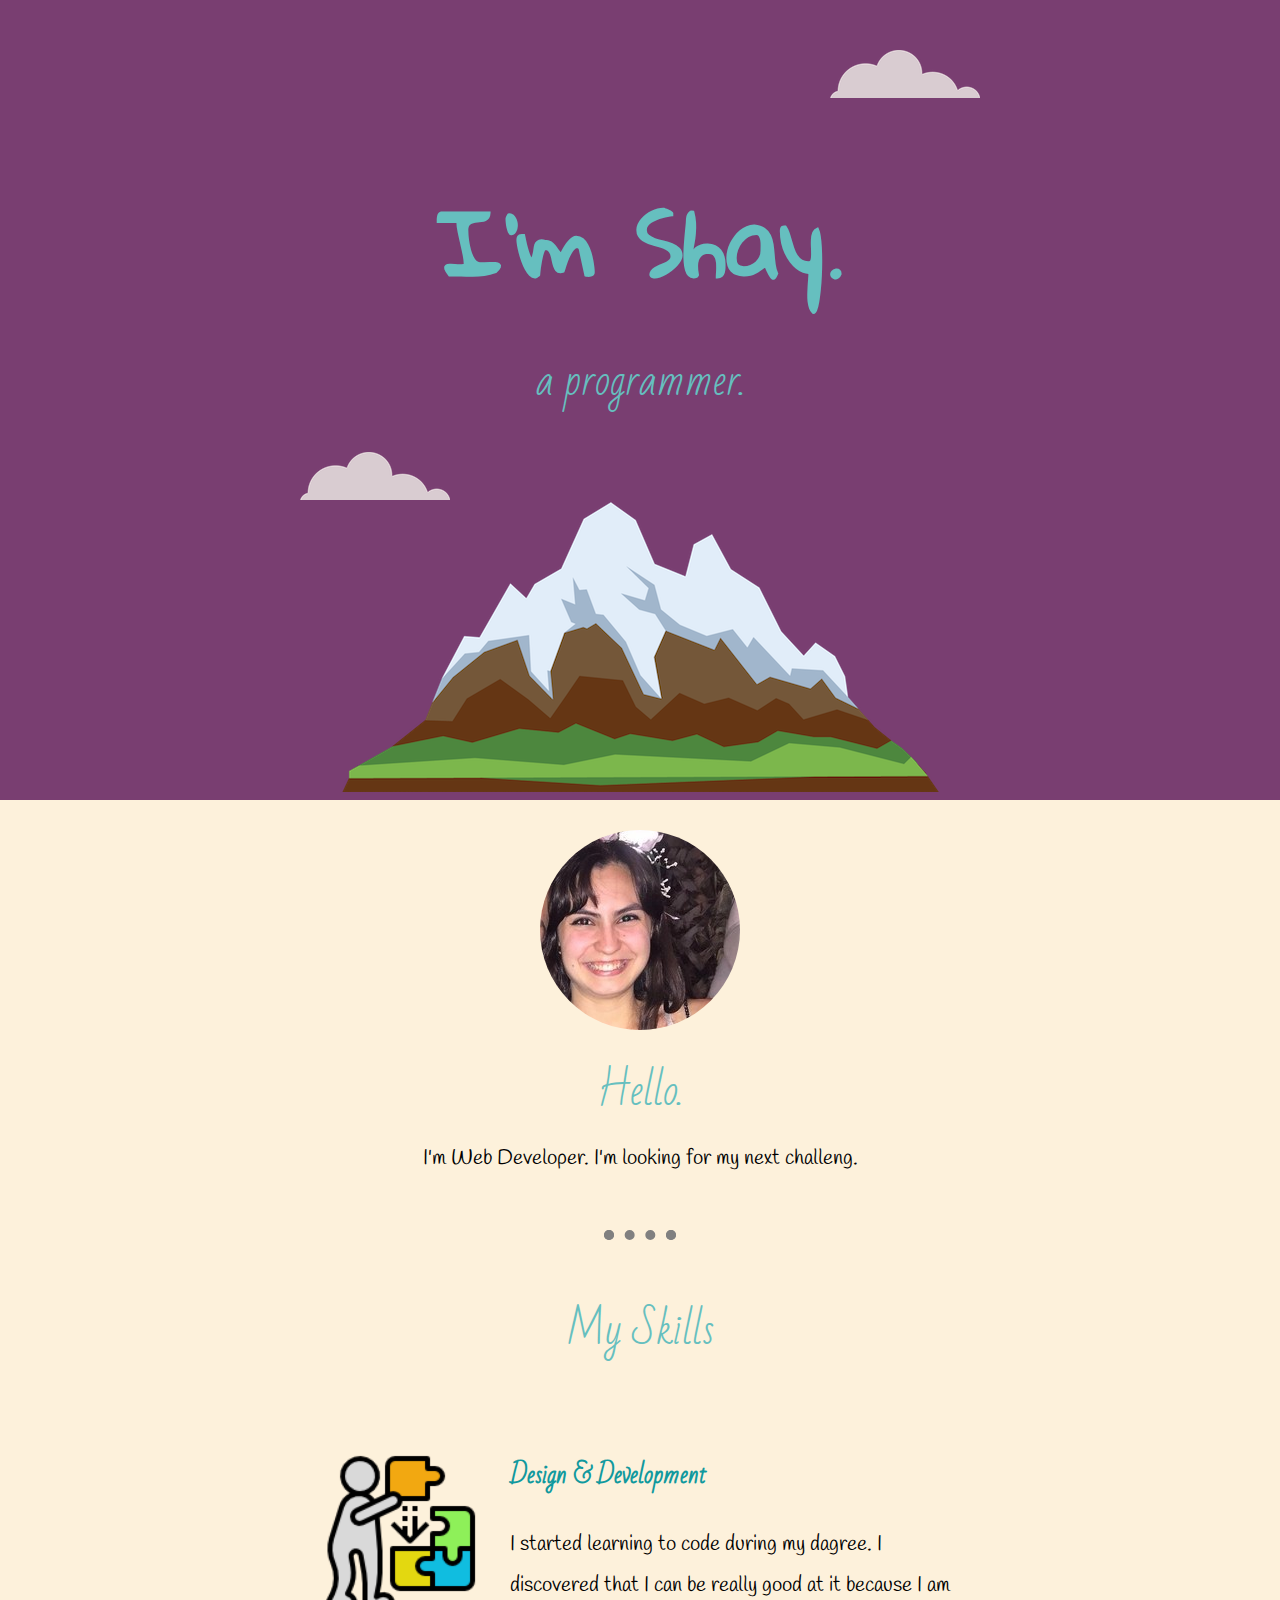
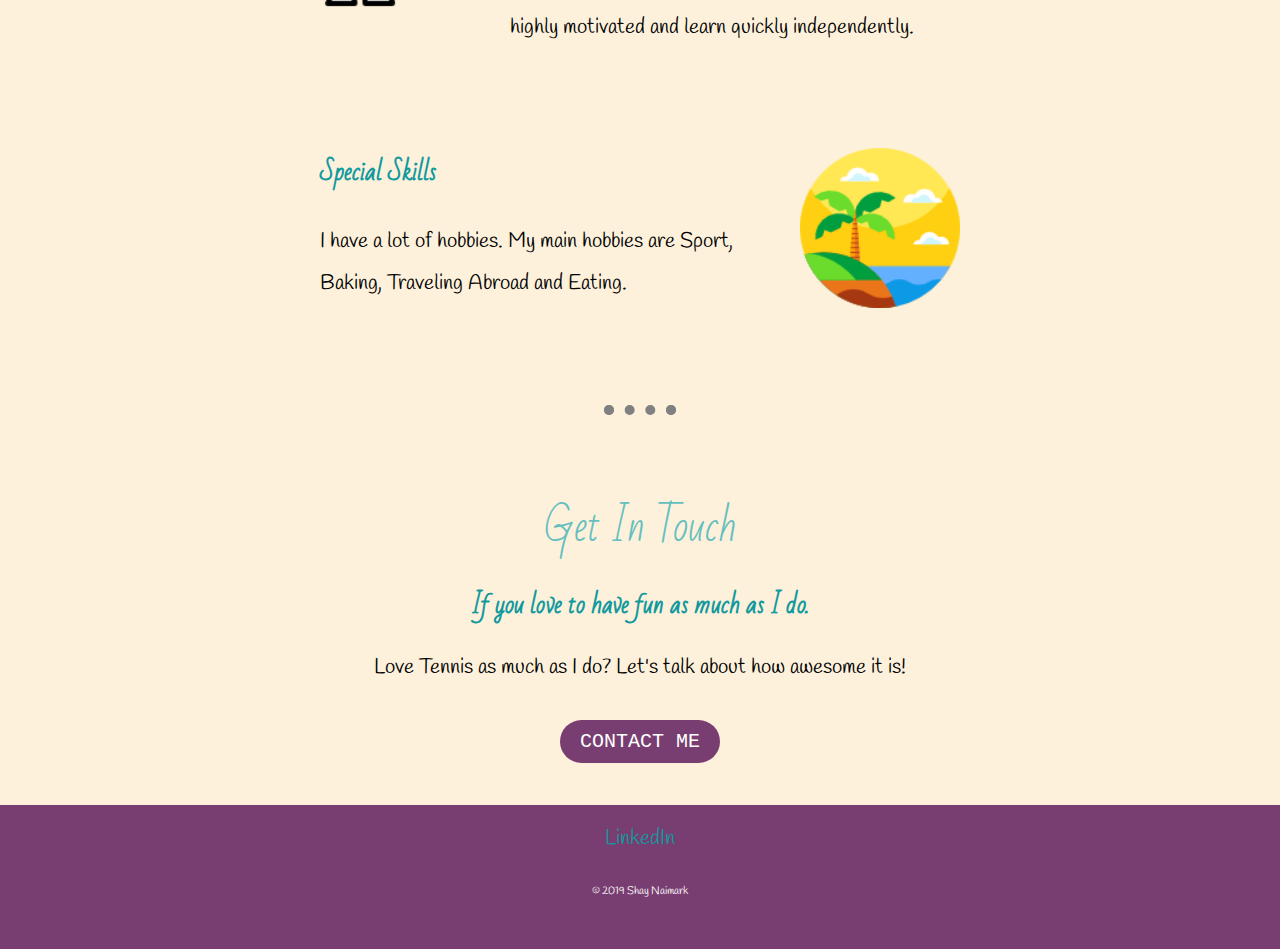
<file: index.html>
<!DOCTYPE html>
<html lang="en" dir="ltr">

<head>
  <meta charset="utf-8">
  <title>Shay Naimark</title>
  <link rel="stylesheet" href="css/styles.css">
  <link rel="icon" href="favicon.ico">
  <link href="https://fonts.googleapis.com/css?family=Bad+Script|Gloria+Hallelujah|Handlee" rel="stylesheet">
</head>

<body>
  <div class="top-container">
    <img class="top-cloud" src="images/cloud.png" alt="cloud-img">
    <h1>I'm Shay.</h1>
    <h2>a programmer.</h2>
    <img class="bottom-cloud" src="images/cloud.png" alt="cloud-img">
    <img src="images/mountain.png" alt="mountain-img">
  </div>

  <div class="middle-container">
    <div class="profile">
      <img class="profile-img" src="images/shayNaimark.jpg" alt="profile-img">
      <h2>Hello.</h2>
      <p>I'm Web Developer. I'm looking for my next challeng.</p><br>
    </div>
    <hr><br>
    <div class="skills">
      <h2>My Skills</h2>
      <div class="skill-row">
        <img class="skills-img" src="images/solution.png" alt="solution-img">
        <h3>Design & Development</h3>
        <p>I started learning to code during my dagree. I discovered that I can be really good at it because I am highly motivated and learn quickly independently.</p>
      </div>
      <div class="skill-row">
        <img class="hobbies-img" src="images/beach.png" alt="beach-img">
        <h3>Special Skills</h3>
        <p>I have a lot of hobbies. My main hobbies are Sport, Baking, Traveling Abroad and Eating.</p>
      </div>
    </div>
    <hr>
    <div class="contact-me">
      <h2>Get In Touch</h2>
      <h3>If you love to have fun as much as I do.</h3>
      <p>Love Tennis as much as I do? Let's talk about how awesome it is!</p>
      <br>
      <a class="btn" href="mailto:sn1239@gmail.com">CONTACT ME</a>
    </div>
  </div>

  <div class="bottom-container">
    <a target="_blank" class="footer-link" href="https://www.linkedin.com/in/shay-naimark-8b1042150/">LinkedIn</a>
    <p class="copyright">© 2019 Shay Naimark</p>
  </div>


</body>

</html>
</file>
<file: css/styles.css>
body {
  margin: 0;
  text-align: center;
  font-family: 'Handlee', cursive;
  font-size: 1.3rem;
}

hr {
  border: dotted grey 10px;
  border-bottom: none;
  width: 4%;
}

h1 {
  font-size: 5.625rem;
  margin: 50px auto 0 auto;
  font-family: 'Gloria Hallelujah', cursive;
  color: #66BFBF;
}

h2 {
  font-family: 'Bad Script', cursive;
  font-size: 2.5rem;
  color: #66BFBF;
  font-weight: normal;
  line-height: 1;
}

h3 {
  font-family: 'Bad Script', cursive;
  color: #11999E;
}

.top-container {
  background-color: #793e71;
  position: relative;
  padding-top: 100px;
}

.top-cloud {
  position: absolute;
  right: 300px;
  top: 50px;
}

.bottom-cloud {
  position: absolute;
  left: 300px;
  bottom: 300px;
}

.profile-img {
  border-radius: 100%;
  margin-top: 30px;
}

.middle-container {
  background-color: #fdf1db;
}

.skill-row {
  width: 50%;
  margin: 100px auto 100px auto;
  text-align: left;
  line-height: 2;
}

.skills-img {
  width: 25%;
  float: left;
  margin-right: 30px;
}

.hobbies-img {
  width: 25%;
  float: right;
  margin-left: 30px;
}

.contact-me {
  padding: 50px;
}

.btn {
  background: #793e71;
  -webkit-border-radius: 28;
  -moz-border-radius: 28;
  border-radius: 28px;
  font-family: Courier New;
  color: #ffffff;
  font-size: 20px;
  padding: 10px 20px 10px 20px;
  text-decoration: none;
}

.btn:hover {
  text-decoration: none;
}

.bottom-container {
  background-color: #793e71;
  padding: 20px 0;
}

.footer-link {
  color: #11999E;
  text-decoration: none;
}

.footer-link:hover {
    color: white;
}

.copyright {
  color: white;
  font-size: 0.7rem;
  padding: 20px 0;
}
</file>
